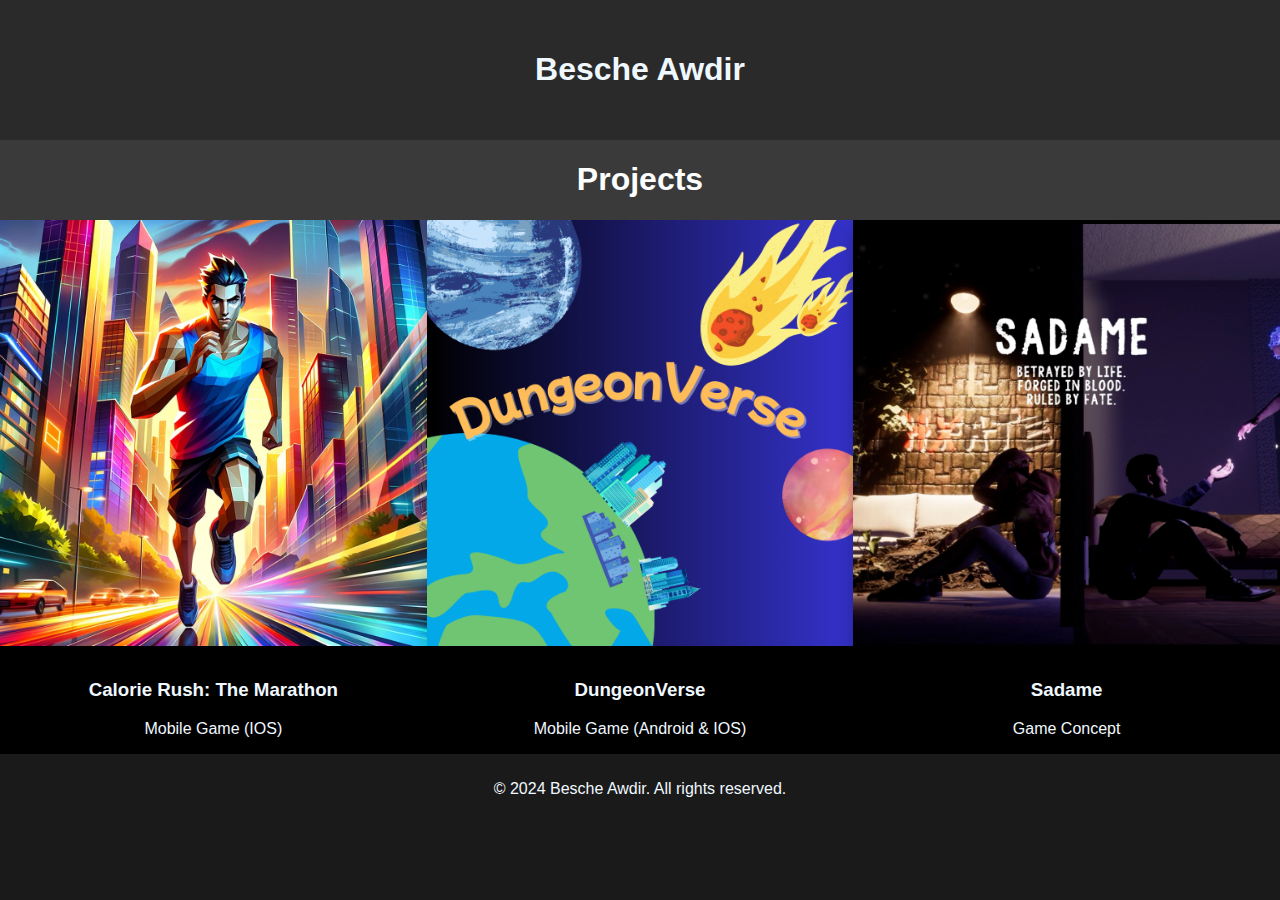
<file: index.html>
<!DOCTYPE html>
<html lang="en">
<head>
  <script src="Web-INF/javascript/scroller.js"></script>
  <meta charset="UTF-8">
  <meta name="viewport" content="width=device-width, initial-scale=1.0">
  <title>Besche Awdir</title>
  <style>
  body {
    font-family: Helvetica, sans-serif;
    background-color: #3a3a3a;
    transition: cubic-bezier(0.95, 0.05, 0.795, 0.035);
    margin: 0 0;
    min-height: 100vh;
    display: flex;
    flex-direction: column;
    color: white;
  }
  html, body {
    height: 100%;
  }
  header {
    background-color: #2a2a2a;
    padding: 30px;
    text-align: center;
    color: aliceblue;
  }
  section {
    margin: 0 0;
  }
  footer {
    background-color: #1a1a1a;
    padding: 10px;
    text-align: center;
    color: aliceblue;
    flex: 1;
  }
  /* Projects Section Layout - removed horizontal margins */
  #projects {
    margin: 0; /* or adjust as needed */
    text-align: center;
  }
  /* Carousel Container */
  .carousel-container {
    position: relative;
    overflow: hidden;
    width: 100%; /* full width */
  }
  
  /* Carousel - flex container holding project cards */
  .carousel {
    display: flex;
    transition: transform 0.5s ease;
  }
  
  /* Individual Project Cards - removed horizontal margins */
  .project {
    background-color: black;
    text-align: center;
    color: aliceblue;
    box-shadow: 0 8px 16px rgba(0, 0, 0, 0.3);
    transition: transform 0.3s ease, box-shadow 0.3s ease;
    flex: 0 0 calc(100% / 3);
    box-sizing: border-box;
  }
  
  /* Images fill width and maintain square ratio */
  .project img {
    width: 100%;
    aspect-ratio: 1 / 1;
    object-fit: cover;
    margin-bottom: 10px;
    transition: transform 0.3s ease;
    cursor: pointer;
  }
  
  .project img:hover {
    transform: scale(1.05);
  }
  
  /* Navigation Buttons */
  .nav-btn {
    position: absolute;
    top: 50%;
    transform: translateY(-50%);
    background-color: rgba(0,0,0,0.5);
    border: none;
    color: white;
    font-size: 2rem;
    width: 40px;
    height: 40px;
    cursor: pointer;
    z-index: 10;
    visibility: hidden;
  }
  
  .prev-btn {
    left: 10px;
  }
  
  .next-btn {
    right: 10px;
  }
  </style>
</head>
<body>
  <header>
    <h1>Besche Awdir</h1>
  </header>
  <section id="projects">
    <h1>Projects</h1>
    <div class="carousel-container">
      <button class="nav-btn prev-btn">&larr;</button>
      <div class="carousel">
        <div class="project">
          <a href="UnityProjects/CalorieRush/calorie-rush-details.html">
            <img src="UnityProjects/CalorieRush/resources/photos/Icon1.png" alt="Calorie Rush Icon">
          </a>          
          <h3>Calorie Rush: The Marathon</h3>   
          <p>Mobile Game (IOS)</p>  
        </div>
        <div class="project">
          <a href="UnityProjects/DungeonVerse/dungeonverse-details.html">
            <img src="UnityProjects/DungeonVerse/resources/photos/DungeonVerse.png" alt="DungeonVerse Icon">
          </a>          
          <h3>DungeonVerse</h3>        
          <p>Mobile Game (Android & IOS)</p>
        </div>
        <div class="project">
          <a href="UnityProjects/Sadame/sadame-details.html">
            <img src="UnityProjects/Sadame/resources/photos/SadameConceptArt2.png" alt="Sadame Icon">
          </a>          
          <h3>Sadame</h3>
          <p>Game Concept</p>
        </div>
        <!-- Additional project elements can be added here -->
      </div>
      <button class="nav-btn next-btn">&rarr;</button>
    </div>
  </section>
  <footer>
    <p>&copy; 2024 Besche Awdir. All rights reserved.</p>
  </footer>
</body>
</html>
</file>
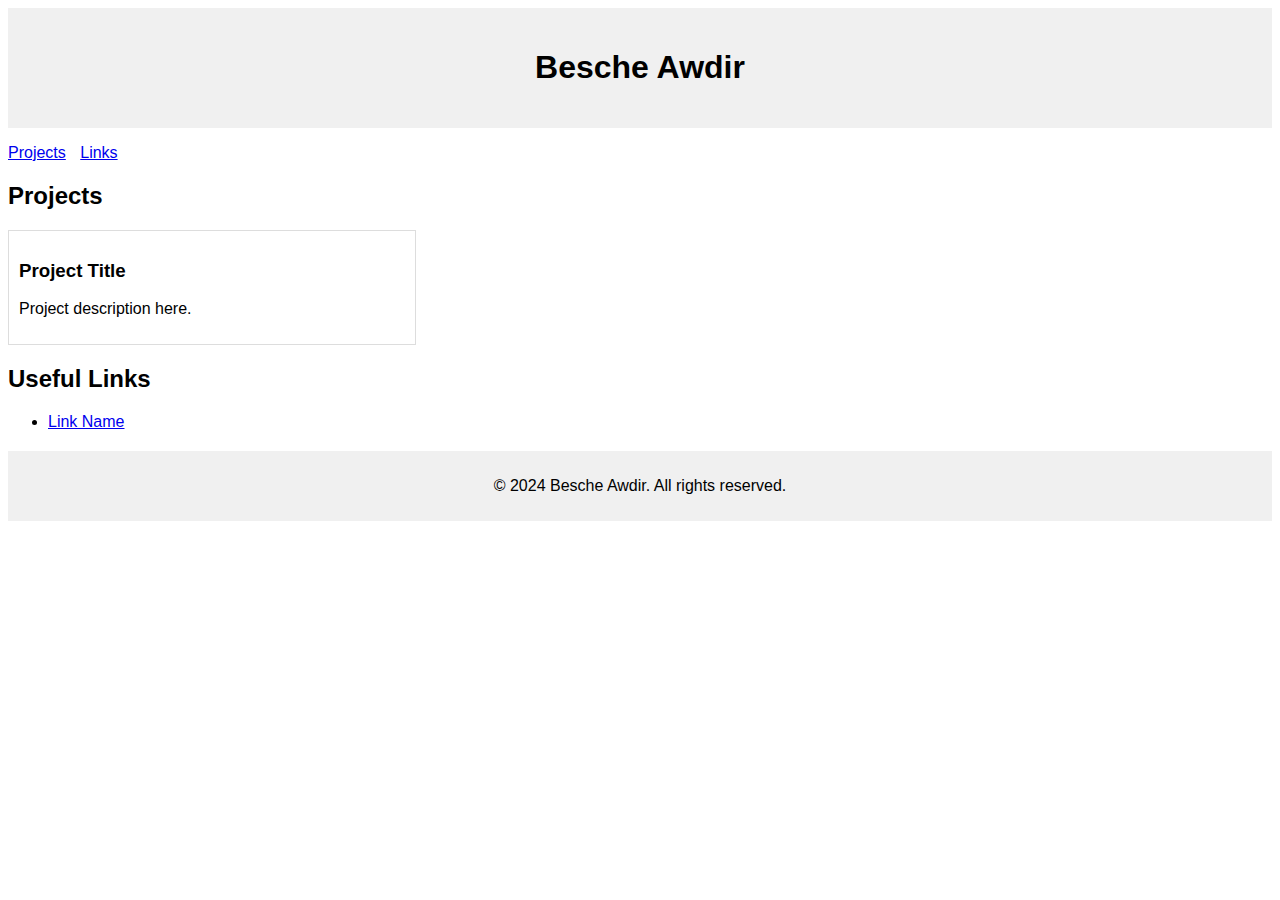
<file: Besche-Awdir.html>
<!DOCTYPE html>
<html lang="en">
<head>
    <meta charset="UTF-8">
    <meta name="viewport" content="width=device-width, initial-scale=1.0">
    <title>Besche Awdir</title>
    <style>
        body {
            font-family: Arial, sans-serif;
        }
        header {
            background-color: #f0f0f0;
            padding: 20px;
            text-align: center;
        }
        nav ul {
            list-style-type: none;
            padding: 0;
        }
        nav ul li {
            display: inline;
            margin-right: 10px;
        }
        section {
            margin: 20px 0;
        }
        .projects {
            display: grid;
            grid-template-columns: repeat(3, 1fr);
            gap: 20px;
        }
        .project {
            border: 1px solid #ddd;
            padding: 10px;
        }
        footer {
            background-color: #f0f0f0;
            padding: 10px;
            text-align: center;
        }
    </style>
</head>
<body>
    <header>
        <h1>Besche Awdir</h1>
    </header>
    <nav>
        <ul>
            <li><a href="#projects">Projects</a></li>
            <li><a href="#links">Links</a></li>
        </ul>
    </nav>
    <section id="projects">
        <h2>Projects</h2>
        <div class="projects">
            <!-- Repeat this div for each project with relevant information -->
            <div class="project">
                <h3>Project Title</h3>
                <p>Project description here.</p>
            </div>
            <!-- Example Project End -->
        </div>
    </section>
    <section id="links">
        <h2>Useful Links</h2>
        <ul>
            <!-- Repeat this list item for each link -->
            <li><a href="https://example.com">Link Name</a></li>
            <!-- Example Link End -->
        </ul>
    </section>
    <footer>
        <p>&copy; 2024 Besche Awdir. All rights reserved.</p>
    </footer>
</body>
</html>
</file>
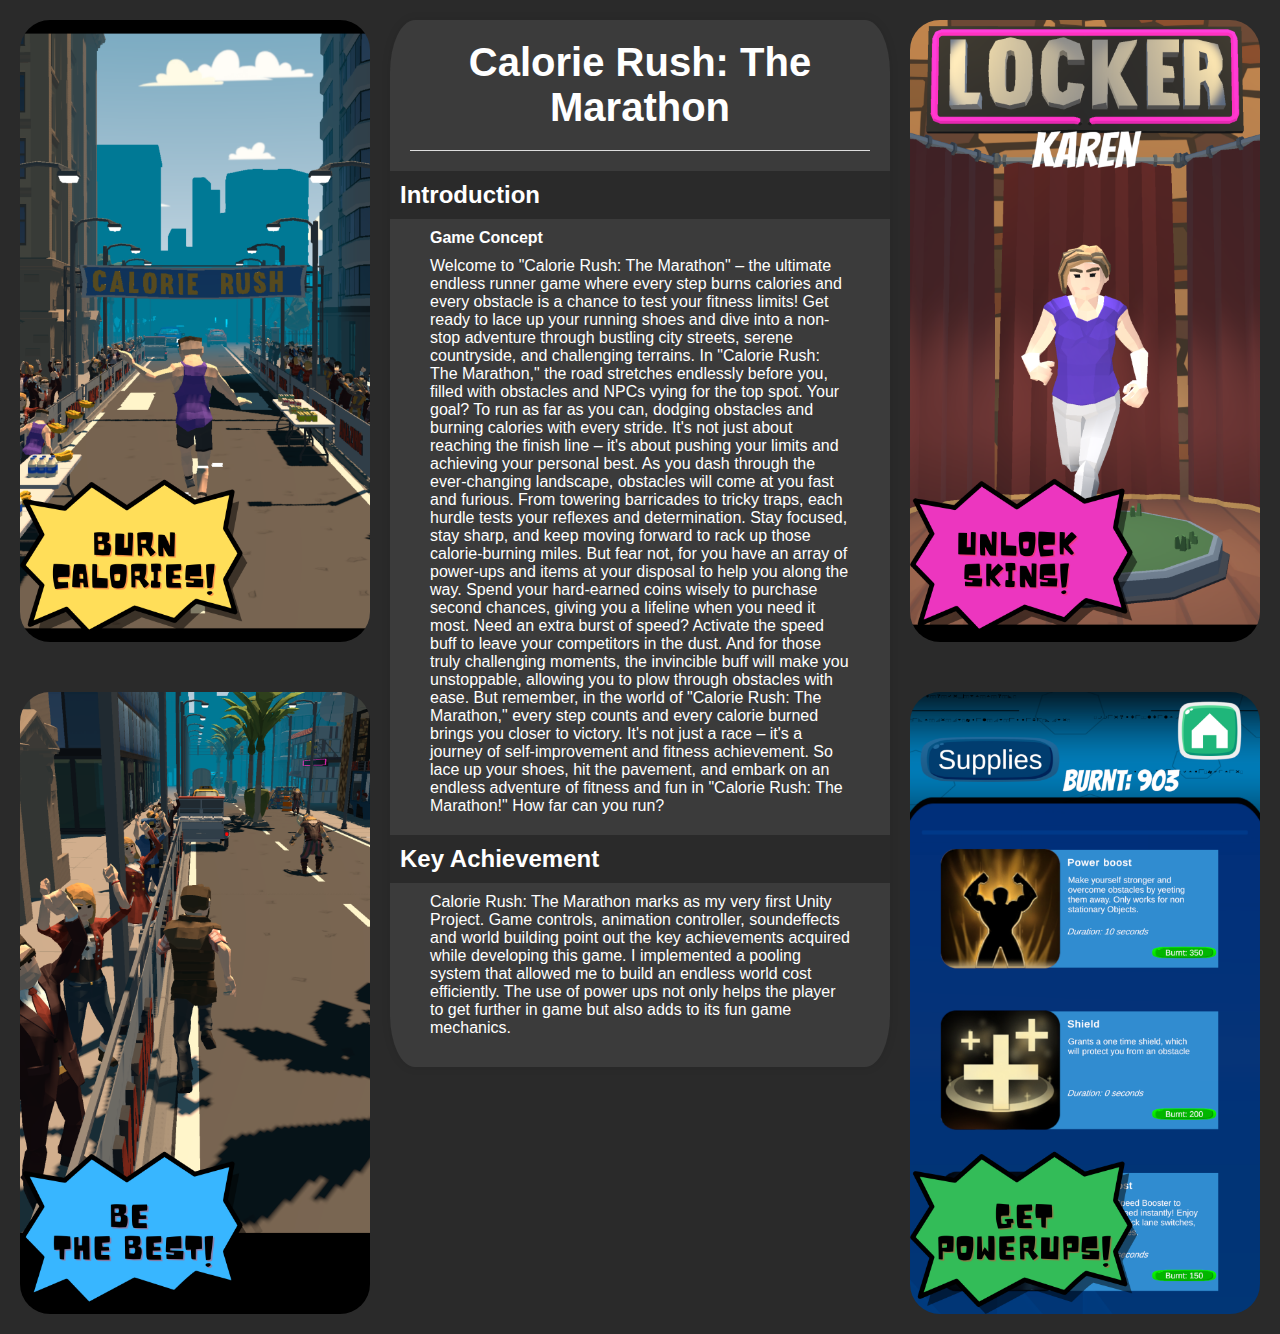
<file: UnityProjects/CalorieRush/calorie-rush-details.html>
<!DOCTYPE html>
<html lang="en">
<head>
  <meta charset="UTF-8">
  <meta name="viewport" content="width=device-width, initial-scale=1">
  <title>Calorie Rush: The Marathon Project page</title>
  <style>
    body {
      font-family: Arial, sans-serif;
      background-color: #2a2a2a;
      color: white;
      margin: 0;
      padding: 0;
    }
    .wrapper {
      display: flex;
      justify-content: center;
      align-items: flex-start;
      padding: 20px;
      gap: 20px;
    }
    /* Sidebars */
    .sidebar {
      display: flex;
      flex-direction: column;
      gap: 50px;
    }
    .sidebar img {
      display: block;
      width: 350px; /* Adjust width as needed */
      height: auto;
      border-radius: 30px;
    }
    /* Main container */
    .container {
        border-radius: 5%;
      max-width: 800px;
      background: #3b3b3b;
      padding: 20px;
      box-shadow: 0 0 10px rgba(0,0,0,0.1);
    }
    header {
      text-align: center;
      padding-bottom: 20px;
      border-bottom: 1px solid #ddd;
    }
    header h1 {
      margin: 0;
      font-size: 2.5em;
    }
    section {
      margin-top: 20px;
    }
    section h2 {
      background: #2a2a2a;
      padding: 10px;
      margin: 0 -20px 10px;
      font-size: 1.5em;
      color: white;
    }
    .section-content {
      padding: 0 20px;
    }
    .section-content p {
      margin: 10px 0;
    }
    .highlight {
      font-weight: bold;
    }
    .profile-image {
      display: block;
      margin: 20px auto;
      max-width: 100%;
      height: auto;
      border-radius: 8px;
    }
  </style>
</head>
<body>
  <div class="wrapper">
    <!-- Left Sidebar with two images -->
    <div class="sidebar">
      <img src="resources/photos/Screenshot3.png" alt="Left Image 1">
      <img src="resources/photos/Screenshot4.png" alt="Left Image 2">
    </div>
    
    <!-- Main Content -->
    <div class="container">
      <header>
        <h1>Calorie Rush: The Marathon</h1>
      </header>
      
      <section id="introduction">
        <h2>Introduction</h2>
        <div class="section-content">
          <p class="highlight">Game Concept</p>
          <p>
            Welcome to "Calorie Rush: The Marathon" – the ultimate endless runner game where every step burns calories and every obstacle is a chance to test your fitness limits! Get ready to lace up your running shoes and dive into a non-stop adventure through bustling city streets, serene countryside, and challenging terrains.

In "Calorie Rush: The Marathon," the road stretches endlessly before you, filled with obstacles and NPCs vying for the top spot. Your goal? To run as far as you can, dodging obstacles and burning calories with every stride. It's not just about reaching the finish line – it's about pushing your limits and achieving your personal best.

As you dash through the ever-changing landscape, obstacles will come at you fast and furious. From towering barricades to tricky traps, each hurdle tests your reflexes and determination. Stay focused, stay sharp, and keep moving forward to rack up those calorie-burning miles.

But fear not, for you have an array of power-ups and items at your disposal to help you along the way. Spend your hard-earned coins wisely to purchase second chances, giving you a lifeline when you need it most. Need an extra burst of speed? Activate the speed buff to leave your competitors in the dust. And for those truly challenging moments, the invincible buff will make you unstoppable, allowing you to plow through obstacles with ease.

But remember, in the world of "Calorie Rush: The Marathon," every step counts and every calorie burned brings you closer to victory. It's not just a race – it's a journey of self-improvement and fitness achievement.

So lace up your shoes, hit the pavement, and embark on an endless adventure of fitness and fun in "Calorie Rush: The Marathon!" How far can you run?
          </p>
        </div>
      </section>
      <section id="Key Achievement">
        <h2>Key Achievement</h2>
        <div class="section-content">
          <p>
            Calorie Rush: The Marathon marks as my very first Unity Project. Game controls, animation controller, soundeffects and world building point out the key achievements acquired while developing this game. I implemented a pooling system that allowed me to build an endless world cost efficiently. The use of power ups not only helps the player to get further in game but also adds to its fun game mechanics.
          </p>
        </div>
      </section>   
    </div>
    
    <!-- Right Sidebar with two images -->
    <div class="sidebar">
      <img src="resources/photos/Screenshot.png" alt="Right Image 1">
      <img src="resources/photos/Screenshot2.png" alt="Right Image 2">
    </div>
  </div>
</body>
</html>
</file>
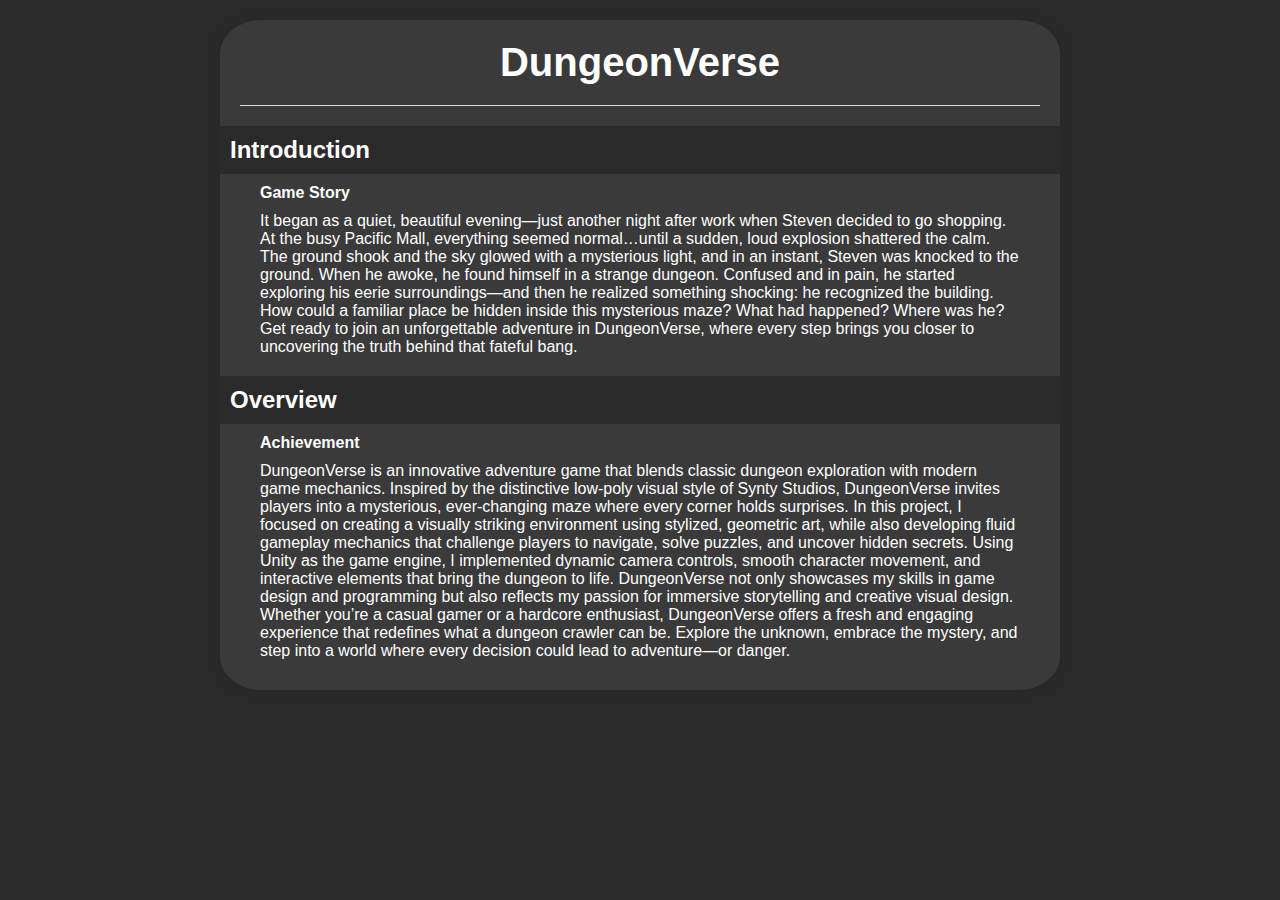
<file: UnityProjects/DungeonVerse/dungeonverse-details.html>
<!DOCTYPE html>
<html lang="en">
<head>
  <meta charset="UTF-8">
  <meta name="viewport" content="width=device-width, initial-scale=1">
  <title>DungeonVerse Project page</title>
  <style>
    body {
      font-family: Arial, sans-serif;
      background-color: #2a2a2a;
      color: white;
      margin: 0;
      padding: 0;
    }
    .wrapper {
      display: flex;
      justify-content: center;
      align-items: flex-start;
      padding: 20px;
      gap: 20px;
    }
    /* Sidebars */
    .sidebar {
      display: flex;
      flex-direction: column;
      gap: 50px;
    }
    .sidebar img {
      display: block;
      width: 350px; /* Adjust width as needed */
      height: auto;
      border-radius: 30px;
    }
    /* Main container */
    .container {
        border-radius: 5%;
      max-width: 800px;
      background: #3a3a3a;
      padding: 20px;
      box-shadow: 0 0 10px rgba(0,0,0,0.1);
    }
    header {
      text-align: center;
      padding-bottom: 20px;
      border-bottom: 1px solid #ddd;
    }
    header h1 {
      margin: 0;
      font-size: 2.5em;
    }
    section {
      margin-top: 20px;
    }
    section h2 {
      background: #2a2a2a;
      padding: 10px;
      margin: 0 -20px 10px;
      font-size: 1.5em;
      color: white;
    }
    .section-content {
      padding: 0 20px;
    }
    .section-content p {
      margin: 10px 0;
    }
    .highlight {
      font-weight: bold;
    }
    .profile-image {
      display: block;
      margin: 20px auto;
      max-width: 100%;
      height: auto;
      border-radius: 8px;
    }
  </style>
</head>
<body>
  <div class="wrapper">
    <!-- Left Sidebar with two images -->
    <div class="sidebar">

    </div>
    
    <!-- Main Content -->
    <div class="container">
      <header>
        <h1>DungeonVerse</h1>
      </header>
      
      <section id="introduction">
        <h2>Introduction</h2>
        <div class="section-content">
          <p class="highlight">Game Story</p>
          <p>
            It began as a quiet, beautiful evening—just another night after work when Steven decided to go shopping. At the busy Pacific Mall, everything seemed normal…until a sudden, loud explosion shattered the calm. The ground shook and the sky glowed with a mysterious light, and in an instant, Steven was knocked to the ground.

When he awoke, he found himself in a strange dungeon. Confused and in pain, he started exploring his eerie surroundings—and then he realized something shocking: he recognized the building. How could a familiar place be hidden inside this mysterious maze? What had happened? Where was he?

Get ready to join an unforgettable adventure in DungeonVerse, where every step brings you closer to uncovering the truth behind that fateful bang.
          </p>
        </div>
      </section>
      <section>
        <h2>Overview</h2>
        <div class="section-content">
          <p class="highlight">Achievement</p>
          <p>
            DungeonVerse is an innovative adventure game that blends classic dungeon exploration with modern game mechanics. Inspired by the distinctive low-poly visual style of Synty Studios, DungeonVerse invites players into a mysterious, ever-changing maze where every corner holds surprises. In this project, I focused on creating a visually striking environment using stylized, geometric art, while also developing fluid gameplay mechanics that challenge players to navigate, solve puzzles, and uncover hidden secrets.

Using Unity as the game engine, I implemented dynamic camera controls, smooth character movement, and interactive elements that bring the dungeon to life. DungeonVerse not only showcases my skills in game design and programming but also reflects my passion for immersive storytelling and creative visual design.

Whether you’re a casual gamer or a hardcore enthusiast, DungeonVerse offers a fresh and engaging experience that redefines what a dungeon crawler can be. Explore the unknown, embrace the mystery, and step into a world where every decision could lead to adventure—or danger.
          </p>
      </section>
    </div>
    
    <!-- Right Sidebar with two images -->
    <div class="sidebar">

    </div>
  </div>
</body>
</html>
</file>
